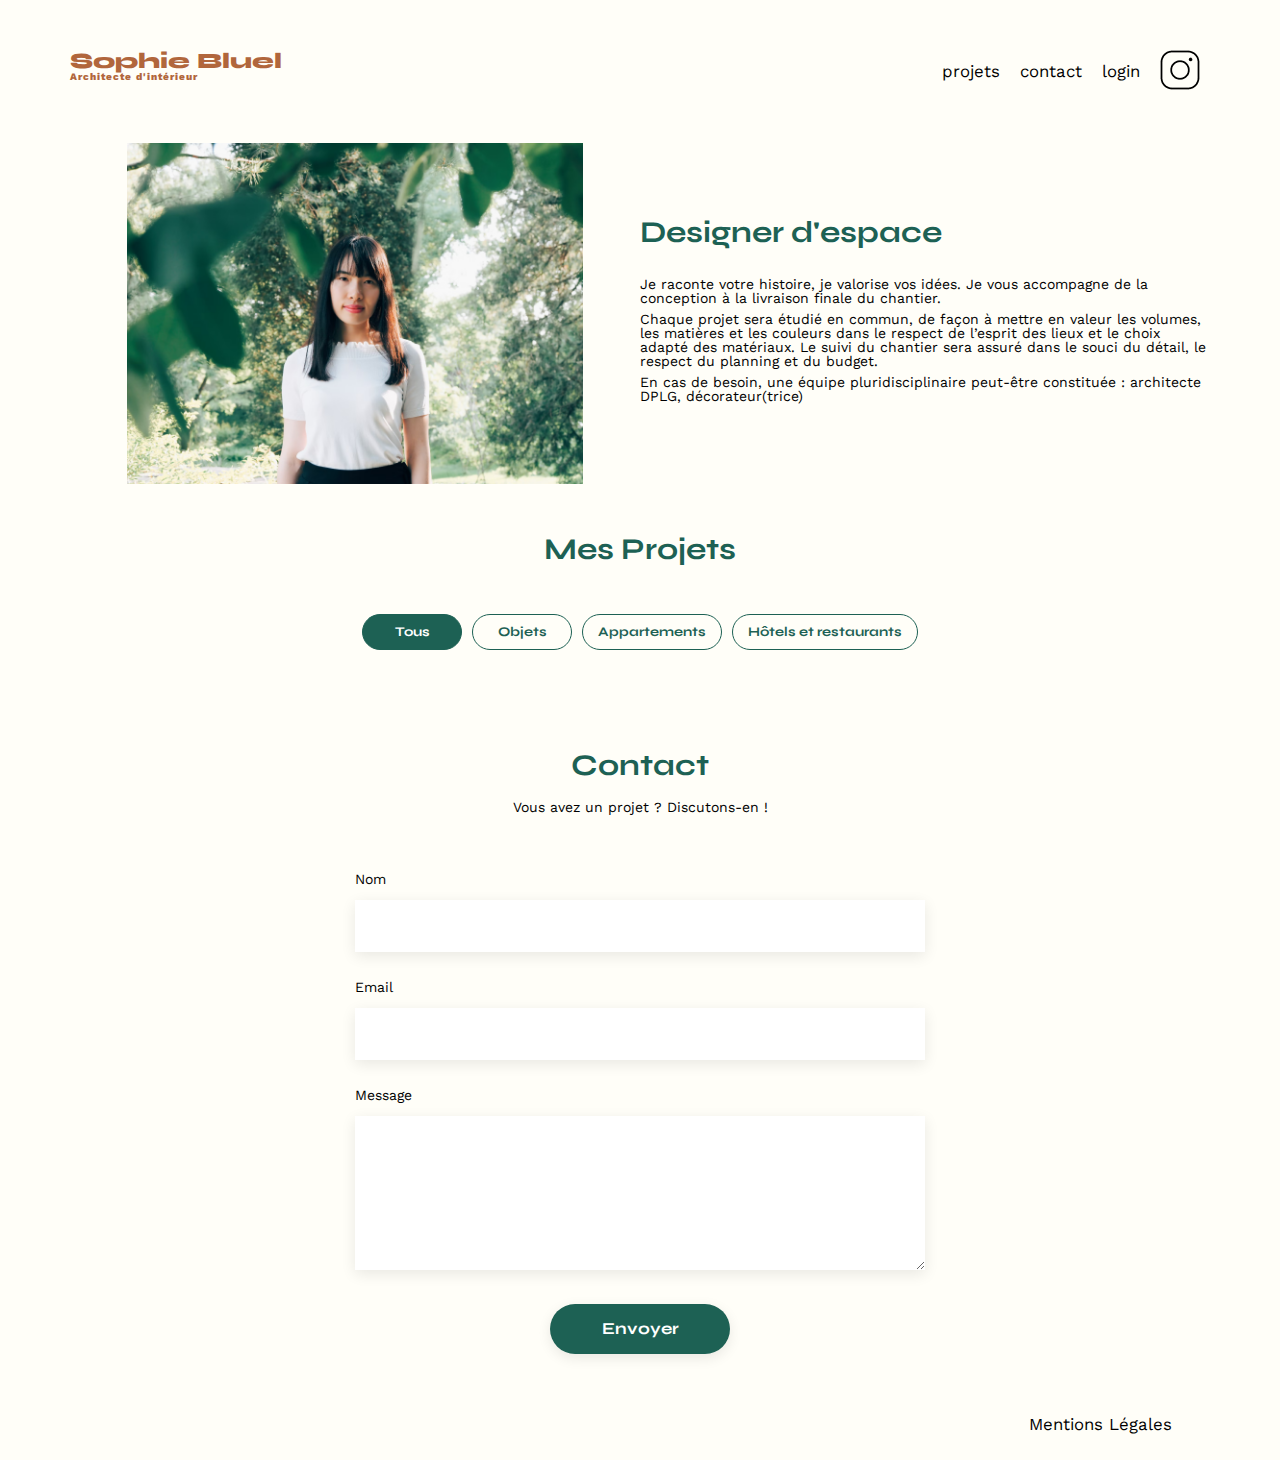
<file: FrontEnd/index.html>
<!DOCTYPE html>
<html lang="fr">
    <head>
        <meta charset="UTF-8" />
        <title>Sophie Bluel - Architecte d'intérieur</title>
        <meta name="viewport" content="width=device-width, initial-scale=1.0" />
        <link rel="preconnect" href="https://fonts.googleapis.com" />
        <link rel="preconnect" href="https://fonts.gstatic.com" crossorigin />
        <link
            href="https://fonts.googleapis.com/css2?family=Syne:wght@700;800&family=Work+Sans&display=swap"
            rel="stylesheet" />
        <meta name="description" content="" />
        <link rel="stylesheet" href="./assets/style.css" />
    </head>
    <body>
        <!-- Modale pour gestion des projets -->

        <section class="overlay">
            <div class="managementModal">
                <img
                    src="./assets/icons/cross.svg"
                    alt="Cross icon"
                    class="crossIcon" />
                <img
                    src="./assets/icons/arrow.svg"
                    alt="Go back icon"
                    class="goBack" />
                <h3>Galerie photo</h3>

                <div class="preview">
                    <!-- Conteneur de photos -->
                    <div class="modalGallery"></div>
                    <!--  -->
                    <span class="divider"></span>
                    <button name="ajouter" type="button">
                        Ajouter une photo
                    </button>
                </div>

                <!-- Modal ajout de photo -->
                <div class="addPhoto">
                    <div class="addContainer">
                        <img
                            id="projectPicture"
                            src="./assets/icons/picture.png"
                            alt="Icone d'image" />
                        <label class="addFile" for="addFile"
                            >+ Ajouter photo</label
                        >
                        <input
                            required
                            id="addFile"
                            type="file"
                            name="addPicture"
                            accept=".png, .jpg, .jpeg" />
                        <p>jpg, png : 4mo max</p>
                    </div>
                    <div class="textContainer">
                        <label for="title">Titre</label>
                        <input required type="text" name="title" id="title" />
                        <label for="category">Catégorie</label>
                        <select required name="category" id="category"></select>
                    </div>

                    <span class="divider"></span>
                    <button
                        disabled
                        name="post"
                        type="button"
                        id="submitButton">
                        Ajouter une photo
                    </button>
                </div>
                <!--  -->
            </div>
        </section>

        <!--  -->
        <!-- Bannière pour le mode édition du portfolio -->

        <div class="edition_banner">
            <img src="./assets/icons/update.png" alt="Icone de modification" />
            <p>Mode édition</p>
        </div>

        <!--  -->

        <header>
            <h1>Sophie Bluel <span>Architecte d'intérieur</span></h1>
            <nav>
                <ul>
                    <li><a href="#portfolio">projets</a></li>
                    <li><a href="#contact">contact</a></li>
                    <li>
                        <a href="./pages/login.html" id="loginLink">login</a>
                    </li>
                    <li>
                        <img
                            src="./assets/icons/instagram.png"
                            alt="Instagram" />
                    </li>
                </ul>
            </nav>
        </header>
        <main>
            <section id="introduction">
                <figure>
                    <img src="./assets/images/sophie-bluel.png" alt="" />
                </figure>
                <article>
                    <h2>Designer d'espace</h2>
                    <p>
                        Je raconte votre histoire, je valorise vos idées. Je
                        vous accompagne de la conception à la livraison finale
                        du chantier.
                    </p>
                    <p>
                        Chaque projet sera étudié en commun, de façon à mettre
                        en valeur les volumes, les matières et les couleurs dans
                        le respect de l’esprit des lieux et le choix adapté des
                        matériaux. Le suivi du chantier sera assuré dans le
                        souci du détail, le respect du planning et du budget.
                    </p>
                    <p>
                        En cas de besoin, une équipe pluridisciplinaire
                        peut-être constituée : architecte DPLG,
                        décorateur(trice)
                    </p>
                </article>
            </section>
            <section id="portfolio">
                <h2>Mes Projets</h2>
                <div class="filters">
                    <button name="Tous" type="button">Tous</button>
                    <button name="Objets" type="button">Objets</button>
                    <button name="Appartements" type="button">
                        Appartements
                    </button>
                    <button name="Hotels & restaurants" type="button">
                        Hôtels et restaurants
                    </button>
                </div>
                <div class="gallery"></div>
            </section>
            <section id="contact">
                <h2>Contact</h2>
                <p>Vous avez un projet ? Discutons-en !</p>
                <form action="#" method="post">
                    <label for="name">Nom</label>
                    <input type="text" name="name" id="name" />
                    <label for="email">Email</label>
                    <input type="email" name="email" id="email" />
                    <label for="message">Message</label>
                    <textarea
                        name="message"
                        id="message"
                        cols="30"
                        rows="10"></textarea>
                    <input type="submit" value="Envoyer" />
                </form>
            </section>
        </main>

        <footer>
            <nav>
                <ul>
                    <li>Mentions Légales</li>
                </ul>
            </nav>
        </footer>

        <script type="module" src="./script/script.js"></script>
    </body>
</html>
</file>
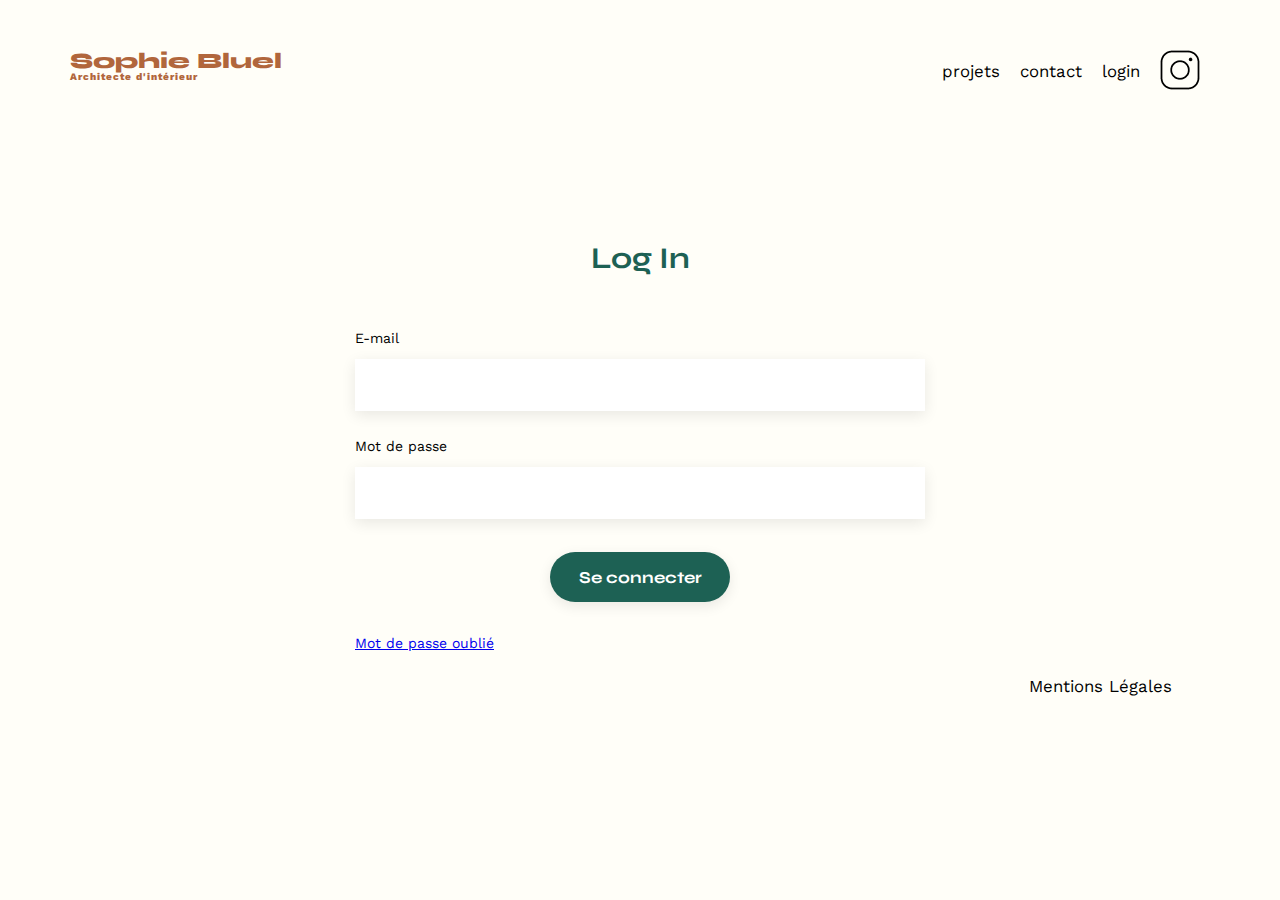
<file: FrontEnd/pages/login.html>
<!DOCTYPE html>
<html lang="en">
    <head>
        <meta charset="UTF-8" />
        <title>Sophie Bluel - Architecte d'intérieur | Login</title>
        <meta name="viewport" content="width=device-width, initial-scale=1.0" />
        <link rel="preconnect" href="https://fonts.googleapis.com" />
        <link rel="preconnect" href="https://fonts.gstatic.com" crossorigin />
        <link
            href="https://fonts.googleapis.com/css2?family=Syne:wght@700;800&family=Work+Sans&display=swap"
            rel="stylesheet" />
        <meta name="description" content="" />
        <link rel="stylesheet" href="../assets/style.css" />
    </head>
    <body>
        <!-- Ajout du header -->

        <header>
            <h1>Sophie Bluel <span>Architecte d'intérieur</span></h1>
            <nav>
                <ul>
                    <li><a href="../index.html#portfolio">projets</a></li>
                    <li><a href="../index.html#contact">contact</a></li>
                    <li><a href="#">login</a></li>
                    <li>
                        <img
                            src="../assets/icons/instagram.png"
                            alt="Instagram" />
                    </li>
                </ul>
            </nav>
        </header>

        <!-- Main section pour le formulaire de connexion -->

        <section id="login">
            <h2>Log In</h2>

            <!-- Ajout du formulaire -->

            <form>
                <label for="email">E-mail</label>
                <input name="email" type="email" id="email" />
                <label for="password">Mot de passe</label>
                <input name="password" type="password" id="password" />
                <input type="submit" value="Se connecter" />
                <a href="#">Mot de passe oublié</a>
            </form>
        </section>

        <!-- Ajout du footer -->

        <footer>
            <nav>
                <ul>
                    <li>Mentions Légales</li>
                </ul>
            </nav>
        </footer>
        <script src="../script/login/loginForm.js"></script>
    </body>
</html>
</file>
<file: FrontEnd/assets/style.css>
/* http://meyerweb.com/eric/tools/css/reset/
   v2.0 | 20110126
   License: none (public domain)
*/

html,
body,
div,
span,
applet,
object,
iframe,
h1,
h2,
h3,
h4,
h5,
h6,
p,
blockquote,
pre,
a,
abbr,
acronym,
address,
big,
cite,
code,
del,
dfn,
em,
img,
ins,
kbd,
q,
s,
samp,
small,
strike,
strong,
sub,
sup,
tt,
var,
b,
u,
i,
center,
dl,
dt,
dd,
ol,
ul,
li,
fieldset,
form,
label,
legend,
table,
caption,
tbody,
tfoot,
thead,
tr,
th,
td,
article,
aside,
canvas,
details,
embed,
figure,
figcaption,
footer,
header,
hgroup,
menu,
nav,
output,
ruby,
section,
summary,
time,
mark,
audio,
video {
    margin: 0;
    padding: 0;
    border: 0;
    font-size: 100%;
    font: inherit;
    vertical-align: baseline;
}
/* HTML5 display-role reset for older browsers */
article,
aside,
details,
figcaption,
figure,
footer,
header,
hgroup,
menu,
nav,
section {
    display: block;
}
body {
    line-height: 1;
}
ol,
ul {
    list-style: none;
}
blockquote,
q {
    quotes: none;
}
blockquote:before,
blockquote:after,
q:before,
q:after {
    content: "";
    content: none;
}
table {
    border-collapse: collapse;
    border-spacing: 0;
}
/** end reset css**/
body {
    max-width: 1140px;
    margin: 0 auto;
    font-family: "Work Sans";
    font-size: 14px;
    background: #fffef8;
}
.edition_banner.visible {
    height: 60px;
    background: #000;
    display: flex;
    align-items: center;
    justify-content: center;
    gap: 10px;
}
.edition_banner img {
    width: 15px;
    filter: invert(1);
}
.edition_banner p {
    color: white;
}
.edition_banner {
    display: none;
}
header {
    display: flex;
    justify-content: space-between;
    margin: 50px 0;
}
section {
    margin: 50px 0;
}

h1 {
    display: flex;
    flex-direction: column;
    font-family: "Syne";
    font-size: 22px;
    font-weight: 800;
    color: #b1663c;
    cursor: pointer;
}

h1 > span {
    font-family: "Work Sans";
    font-size: 10px;
    letter-spacing: 0.1em;
}

h2 {
    font-family: "Syne";
    font-weight: 700;
    font-size: 30px;
    color: #1d6154;
}
nav ul {
    display: flex;
    align-items: center;
    list-style-type: none;
}
nav li {
    padding: 0 10px;
    font-size: 1.2em;
}

li:hover {
    color: #b1663c;
}
nav li a {
    text-decoration: none;
    color: #000;
}
#introduction {
    display: flex;
    align-items: center;
}
#introduction figure {
    flex: 1;
}
#introduction img {
    display: block;
    margin: auto;
    width: 80%;
}

#introduction article {
    flex: 1;
}
#introduction h2 {
    margin-bottom: 1em;
}

#introduction p {
    margin-bottom: 0.5em;
}
#portfolio {
    position: relative;
}
#portfolio h2 {
    display: flex;
    align-items: center;
    justify-content: center;
    margin-bottom: 1em;
    position: relative;
}
#portfolio .modifier {
    height: 100%;
    position: absolute;
    top: 0;
    left: 60%;
    display: flex;
    align-items: center;
    flex-direction: row-reverse;
    gap: 10px;
    font-size: 14px;
    text-decoration: none;
    color: #000;
}
#portfolio .modifier img {
    width: 15px;
}
.filters {
    width: 100%;
    margin: 50px 0;
    display: flex;
    justify-content: center;
    gap: 10px;
}

.filters button {
    outline: none;
    border: 1px solid #1d6154;
    background: transparent;
    color: #1d6154;
    padding: 9px 15px;
    min-width: 100px;
    border-radius: 60px;
    font-weight: 700;
    font-family: Syne;
}

.filters button.active {
    background: #1d6154;
    color: white;
}

.gallery {
    width: 100%;
    display: grid;
    grid-template-columns: 1fr 1fr 1fr;
    grid-column-gap: 20px;
    grid-row-gap: 20px;
}

.gallery img {
    width: 100%;
}
#contact {
    width: 50%;
    margin: auto;
}
#contact > * {
    text-align: center;
}
#contact h2 {
    margin-bottom: 20px;
}
#contact form {
    text-align: left;
    margin-top: 30px;
    display: flex;
    flex-direction: column;
}

#contact input {
    height: 50px;
    font-size: 1.2em;
    border: none;
    box-shadow: 0px 4px 14px rgba(0, 0, 0, 0.09);
}
#contact label {
    margin: 2em 0 1em 0;
}
#contact textarea {
    border: none;
    box-shadow: 0px 4px 14px rgba(0, 0, 0, 0.09);
}

input[type="submit"] {
    font-family: "Syne";
    font-weight: 700;
    color: white;
    background-color: #1d6154;
    margin: 2em auto;
    width: 180px;
    text-align: center;
    border-radius: 60px;
    cursor: pointer;
}

/* Login page */

#login {
    width: 50%;
    margin: auto;
    margin-top: 150px;
}
#login > * {
    text-align: center;
}
#login h2 {
    margin-bottom: 20px;
}
#login form {
    text-align: left;
    margin-top: 30px;
    display: flex;
    flex-direction: column;
}
#login input {
    height: 50px;
    font-size: 1.2em;
    border: none;
    box-shadow: 0px 4px 14px rgba(0, 0, 0, 0.09);
}
#login label {
    margin: 2em 0 1em 0;
}
#login textarea {
    border: none;
    box-shadow: 0px 4px 14px rgba(0, 0, 0, 0.09);
}

/* Fin login page */

footer nav ul {
    display: flex;
    justify-content: flex-end;
    margin: 2em;
}

/* Overlay management modal */

.overlay.visible {
    position: fixed;
    top: -50px;
    left: 0;
    width: 100%;
    height: 100vh;
    backdrop-filter: brightness(0.5);
    z-index: 100;
    display: flex;
    align-items: center;
    justify-content: center;
}
.managementModal {
    background: white;
    width: 50%;
    height: 75%;
    position: relative;
    margin: 30px 0;
    padding: 60px 0 45px;
    display: flex;
    flex-direction: column;
    justify-content: space-evenly;
    border-radius: 10px;
}
.managementModal .crossIcon,
.goBack {
    width: 24px;
    position: absolute;
    right: 30px;
    top: 30px;
    cursor: pointer;
}

.goBack {
    left: 30px;
}

.managementModal h3 {
    font-size: 26px;
    font-weight: 400;
    width: fit-content;
    margin: 0 auto;
}
.preview {
    width: 75%;
    height: 75%;
    margin: 0 auto;
    margin-top: 45px;
    display: flex;
    flex-direction: column;
    justify-content: space-between;
}
.modalGallery {
    overflow-y: scroll;
    display: grid;
    grid-template-columns: 1fr 1fr 1fr 1fr 1fr;
    grid-column-gap: 10px;
    grid-row-gap: 25px;
}
.modalGallery figure {
    position: relative;
    width: 100%;
}
.modalGallery img {
    width: 100%;
}
.trashContainer {
    padding: 5px;
    position: absolute;
    top: 10px;
    right: 10px;
    z-index: 1;
    background: black;
    border-radius: 5px;
    cursor: pointer;
}
.trashContainer img {
    width: 15px;
    filter: invert(1);
}
.divider {
    width: 75%;
    height: 1px;
    background: #b3b3b3;
    margin: 60px auto 38px;
}
.managementModal button {
    width: fit-content;
    margin: 0 auto;
    outline: none;
    border: 1px solid #1d6154;
    background: #1d6154;
    color: white;
    padding: 10px 50px;
    min-width: 100px;
    border-radius: 60px;
    font-weight: 700;
    font-family: Syne;
    cursor: pointer;
}
.managementModal button:disabled {
    background: #a7a7a7;

    color: white;
    border: none;
}
.overlay {
    display: none;
}

.addPhoto {
    display: none;
}
.addPhoto.displayed {
    display: flex;
    height: 100%;
    flex-direction: column;
    align-items: center;
    justify-content: space-evenly;

    & .addContainer {
        width: 75%;
        height: auto;
        margin-top: 20px;
        background: #e8f1f6;
        display: flex;
        flex-direction: column;
        align-items: center;
        border-radius: 3px;
        padding: 20px 0;
        gap: 6px;

        & img {
            width: 100px;
            height: 100%;
            object-fit: contain;
        }

        & .addFile {
            background: #cbd6dc;
            color: #306685;
            padding: 10px 30px;
            border-radius: 50px;
            cursor: pointer;
        }
    }

    & .textContainer {
        display: flex;
        flex-direction: column;
        width: 75%;
        margin-top: 30px;
        gap: 10px;

        & label {
            margin-top: 10px;
        }

        & input {
            height: auto;
            padding: 15px;
        }
        & select {
            height: auto;
            padding: 15px;
        }
    }
}

input[type="file"] {
    display: none;
}

button[name="post"]:disabled {
    background: #a7a7a7;
    color: white;
    border: none;
}
</file>
